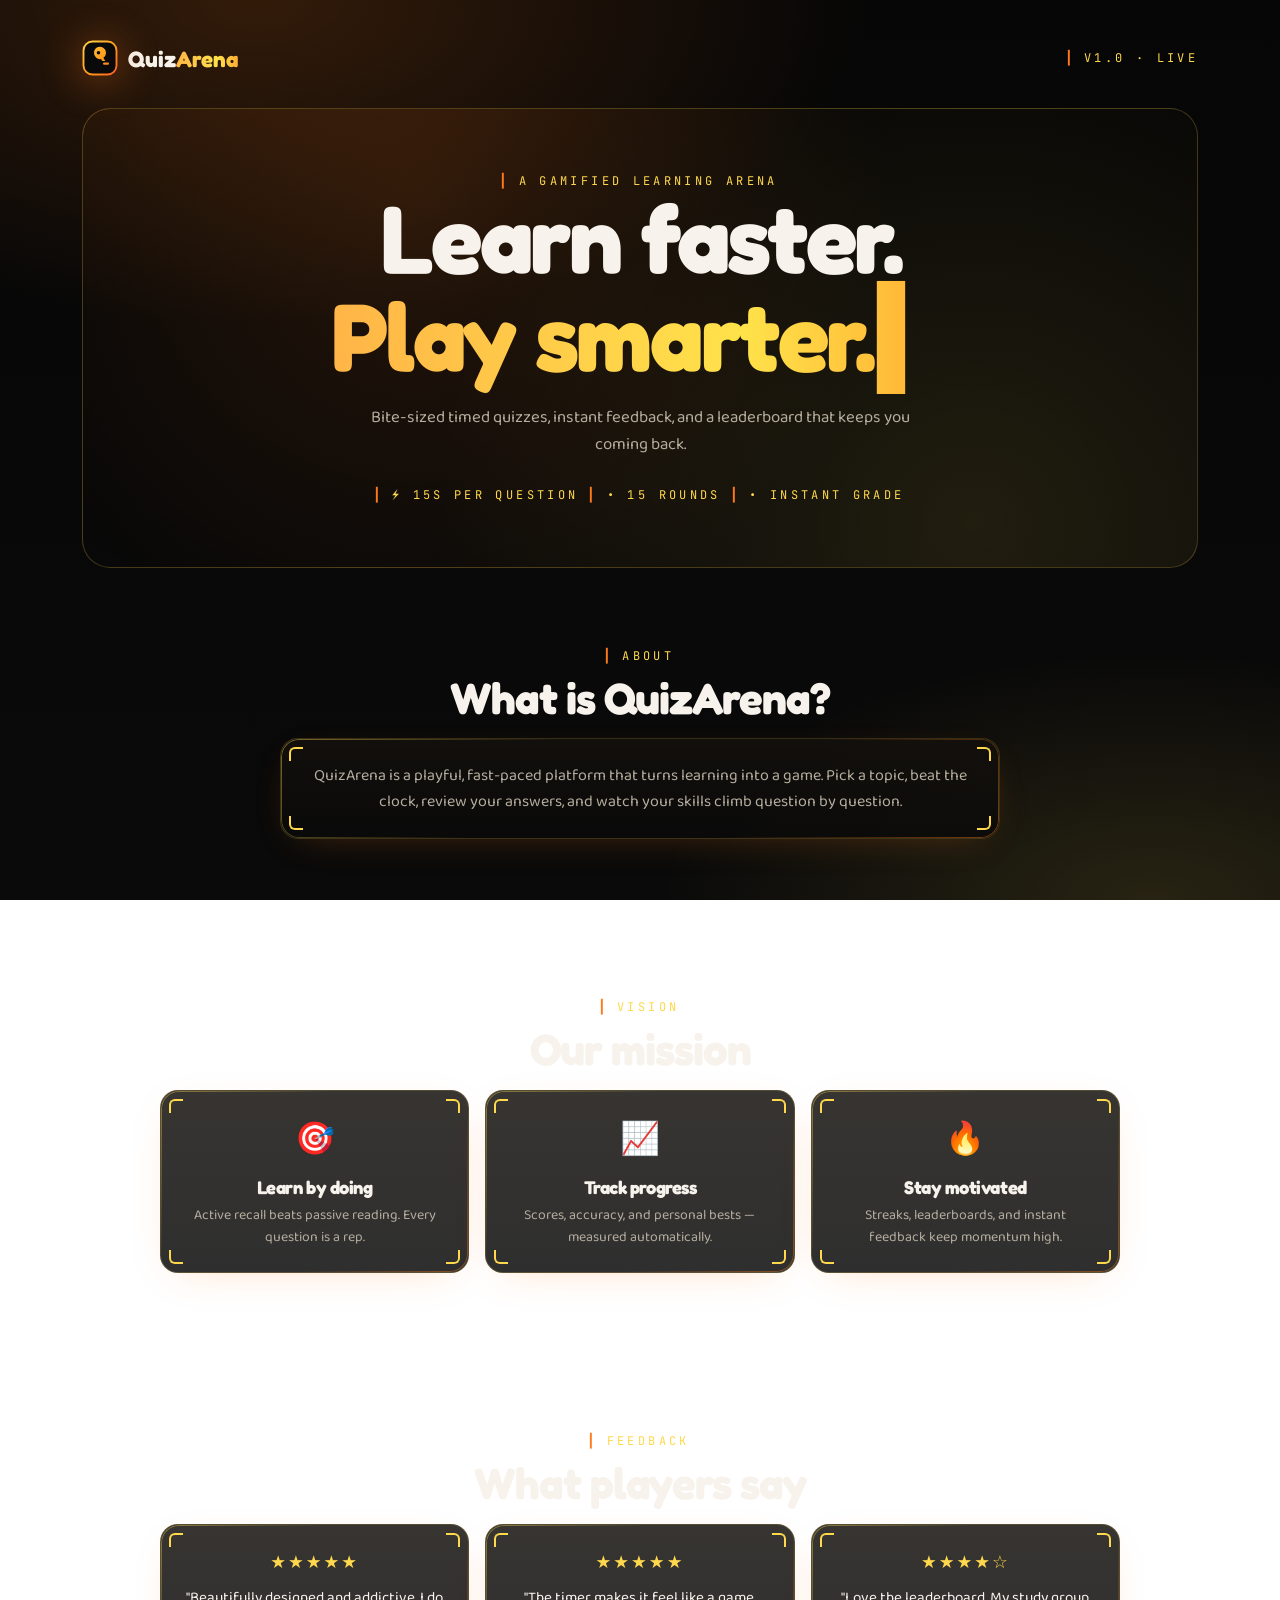
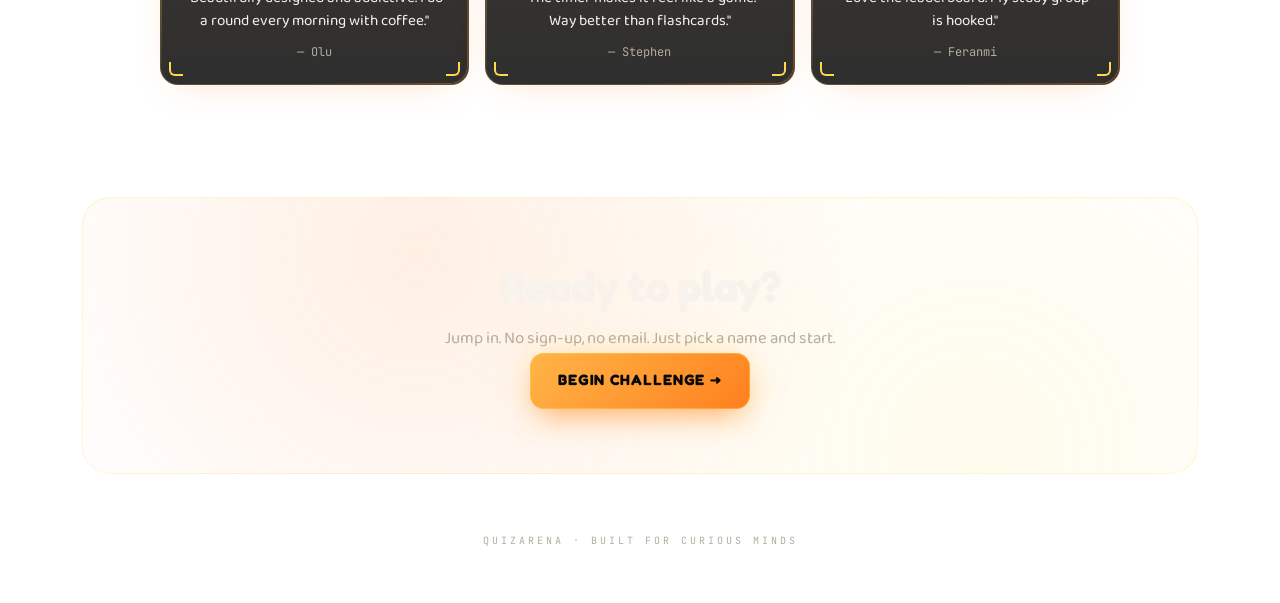
<file: index.html>
<!doctype html>
<html lang="en">
<head>
  <meta charset="utf-8" />
  <meta name="viewport" content="width=device-width, initial-scale=1, viewport-fit=cover" />
  <title>QuizArena — Learn, Compete, Level Up</title>
  <meta name="description" content="A gamified quiz platform. Pick a name, beat the clock, climb the leaderboard." />
  <link rel="preconnect" href="https://fonts.googleapis.com" />
  <link rel="preconnect" href="https://fonts.gstatic.com" crossorigin />
  <link rel="stylesheet" href="https://fonts.googleapis.com/css2?family=Baloo+2:wght@400;500;600;700&family=Fredoka+One&family=JetBrains+Mono:wght@400;500&display=swap" />
  <link rel="stylesheet" href="styles.css" />
  <link rel="icon" href="data:image/svg+xml,%3Csvg xmlns='http://www.w3.org/2000/svg' viewBox='0 0 48 48'%3E%3Crect width='48' height='48' rx='12' fill='%230a0a0a'/%3E%3Cpath d='M16 17a8 8 0 1 1 12.5 6.6L31 28h-4l-1.6-2.6a8 8 0 0 1-9.4-8.4z' fill='%23ff9a1a'/%3E%3C/svg%3E" />
</head>
<body>
  <main class="container">
    <nav class="nav fade-in-up">
      <a class="logo" href="index.html" aria-label="QuizArena home">
        <svg width="36" height="36" viewBox="0 0 48 48" class="logo-mark" aria-hidden="true">
          <defs>
            <linearGradient id="g" x1="0" y1="0" x2="48" y2="48" gradientUnits="userSpaceOnUse">
              <stop offset="0%" stop-color="#ffd84d"/><stop offset="55%" stop-color="#ff9a1a"/><stop offset="100%" stop-color="#ff5722"/>
            </linearGradient>
          </defs>
          <rect x="2" y="2" width="44" height="44" rx="12" fill="#0a0a0a" stroke="url(#g)" stroke-width="2.5"/>
          <path d="M16 17a8 8 0 1 1 12.5 6.6L31 28h-4l-1.6-2.6a8 8 0 0 1-9.4-8.4z" fill="url(#g)"/>
          <circle cx="22" cy="17" r="2.4" fill="#0a0a0a"/>
          <rect x="28" y="30" width="8" height="3" rx="1.5" fill="url(#g)"/>
        </svg>
        <span class="logo-text">Quiz<span class="grad">Arena</span></span>
      </a>
      <span class="kicker hide-sm">v1.0 · LIVE</span>
    </nav>

    <section class="hero-frame fade-in-up">
      <p class="kicker">A gamified learning arena</p>
      <h1 class="h-fluid">Learn faster.<br><span class="grad type-cursor">Play smarter.</span></h1>
      <p class="lead">Bite-sized timed quizzes, instant feedback, and a leaderboard that keeps you coming back.</p>
      <div class="hero-meta fade-in-up delay-200">
        <span class="kicker">⚡ 15s per question</span>
        <span class="kicker hide-sm">• 15 rounds</span>
        <span class="kicker hide-sm">• instant grade</span>
      </div>
    </section>

    <section class="section fade-in-up center">
      <p class="kicker">About</p>
      <h2 class="h-fluid-sm">What is QuizArena?</h2>
      <div class="board-card max-w-prose">
        <span class="corner tl"></span><span class="corner tr"></span><span class="corner bl"></span><span class="corner br"></span>
        <p class="muted">QuizArena is a playful, fast-paced platform that turns learning into a game. Pick a topic, beat the clock, review your answers, and watch your skills climb question by question.</p>
      </div>
    </section>

    <section class="section fade-in-up center">
      <p class="kicker">Vision</p>
      <h2 class="h-fluid-sm">Our mission</h2>
      <div class="grid grid-3">
        <article class="board-card fade-in-up delay-100">
          <span class="corner tl"></span><span class="corner tr"></span><span class="corner bl"></span><span class="corner br"></span>
          <div class="emoji float-slow">🎯</div>
          <h3>Learn by doing</h3><p class="muted small">Active recall beats passive reading. Every question is a rep.</p>
        </article>
        <article class="board-card fade-in-up delay-200">
          <span class="corner tl"></span><span class="corner tr"></span><span class="corner bl"></span><span class="corner br"></span>
          <div class="emoji float-slow">📈</div>
          <h3>Track progress</h3><p class="muted small">Scores, accuracy, and personal bests — measured automatically.</p>
        </article>
        <article class="board-card fade-in-up delay-300">
          <span class="corner tl"></span><span class="corner tr"></span><span class="corner bl"></span><span class="corner br"></span>
          <div class="emoji float-slow">🔥</div>
          <h3>Stay motivated</h3><p class="muted small">Streaks, leaderboards, and instant feedback keep momentum high.</p>
        </article>
      </div>
    </section>


    <section class="section fade-in-up center">
      <p class="kicker">Feedback</p>
      <h2 class="h-fluid-sm">What players say</h2>
      <div class="grid grid-3">
        <article class="board-card"><span class="corner tl"></span><span class="corner tr"></span><span class="corner bl"></span><span class="corner br"></span>
          <div class="stars">★★★★★</div><p class="quote">"Beautifully designed and addictive. I do a round every morning with coffee."</p><p class="byline">— Olu</p></article>
        <article class="board-card"><span class="corner tl"></span><span class="corner tr"></span><span class="corner bl"></span><span class="corner br"></span>
          <div class="stars">★★★★★</div><p class="quote">"The timer makes it feel like a game. Way better than flashcards."</p><p class="byline">— Stephen</p></article>
        <article class="board-card"><span class="corner tl"></span><span class="corner tr"></span><span class="corner bl"></span><span class="corner br"></span>
          <div class="stars">★★★★☆</div><p class="quote">"Love the leaderboard. My study group is hooked."</p><p class="byline">— Feranmi</p></article>
      </div>
    </section>

    <section class="hero-frame center fade-in-up cta">
      <h2 class="h-fluid-sm">Ready to play?</h2>
      <p class="lead">Jump in. No sign-up, no email. Just pick a name and start.</p>
      <a class="btn-primary" href="profile.html">BEGIN CHALLENGE →</a>
    </section>

    <footer class="footer">QuizArena · Built for curious minds</footer>
  </main>
  <script src="app.js"></script>
</body>
</html>
</file>
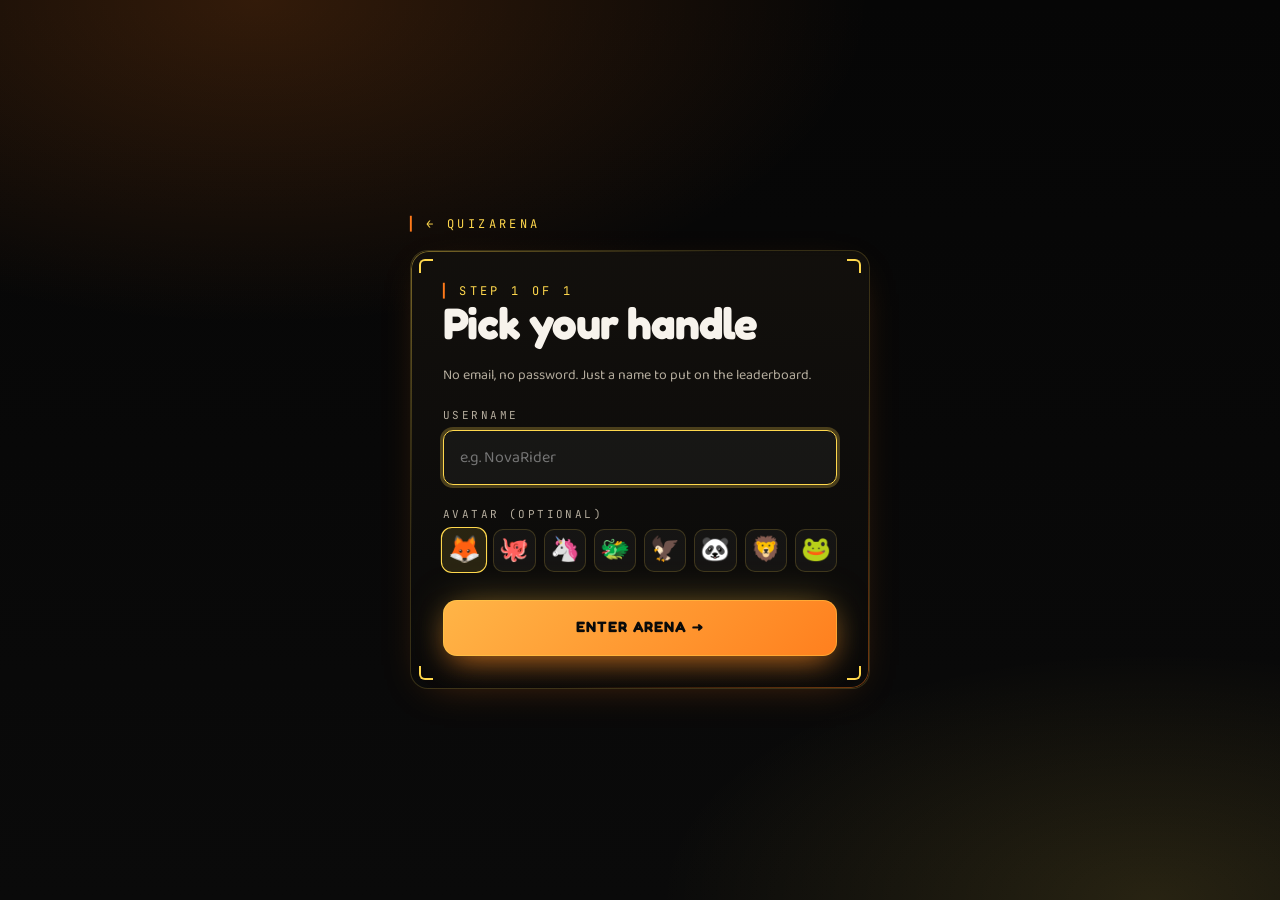
<file: profile.html>
<!doctype html>
<html lang="en">
<head>
  <meta charset="utf-8" />
  <meta name="viewport" content="width=device-width, initial-scale=1, viewport-fit=cover" />
  <title>Create your profile — QuizArena</title>
  <link rel="stylesheet" href="https://fonts.googleapis.com/css2?family=Baloo+2:wght@400;500;600;700&family=Fredoka+One&family=JetBrains+Mono:wght@400;500&display=swap" />
  <link rel="stylesheet" href="styles.css" />
</head>
<body>
  <main class="container center-screen">
    <div class="profile-wrap fade-in-up">
      <a href="index.html" class="kicker back">← QuizArena</a>
      <div class="board-card profile-card">
        <span class="corner tl"></span><span class="corner tr"></span><span class="corner bl"></span><span class="corner br"></span>
        <p class="kicker">Step 1 of 1</p>
        <h1 class="h-fluid-sm">Pick your handle</h1>
        <p class="muted small">No email, no password. Just a name to put on the leaderboard.</p>
        <form id="profileForm">
          <label class="field">
            <span class="field-label">Username</span>
            <input id="username" name="username" maxlength="20" autofocus placeholder="e.g. NovaRider" required />
          </label>
          <div class="field">
            <span class="field-label">Avatar (optional)</span>
            <div class="avatar-grid" id="avatarGrid"></div>
          </div>
          <button class="btn-primary full" type="submit" id="submitBtn">Enter Arena →</button>
        </form>
      </div>
    </div>
  </main>
  <script src="app.js"></script>
  <script>QA.initProfile();</script>
</body>
</html>
</file>
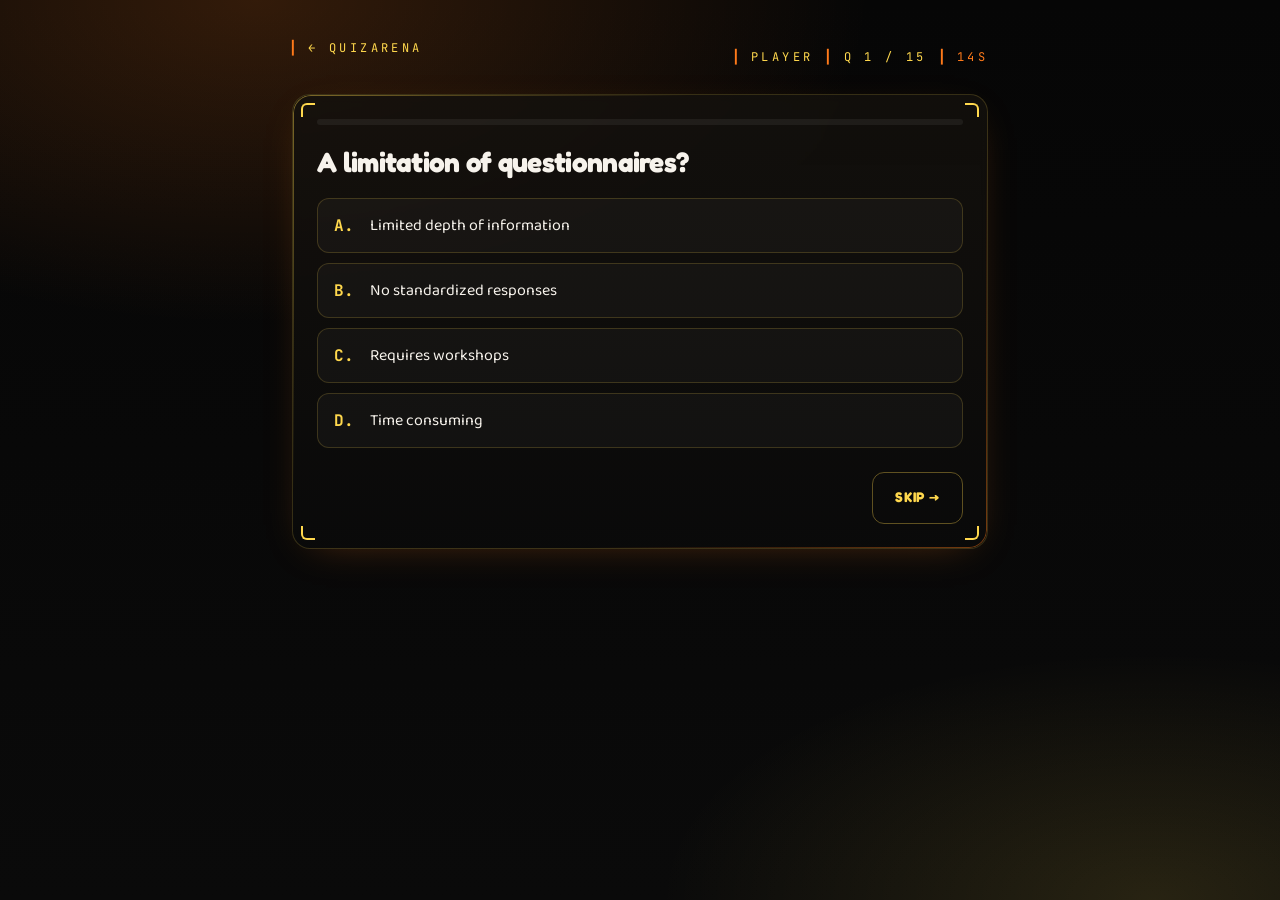
<file: quiz.html>
<!doctype html>
<html lang="en">
<head>
  <meta charset="utf-8" />
  <meta name="viewport" content="width=device-width, initial-scale=1, viewport-fit=cover" />
  <title>QuizArena — Challenge</title>
  <link rel="stylesheet" href="https://fonts.googleapis.com/css2?family=Baloo+2:wght@400;500;600;700&family=Fredoka+One&family=JetBrains+Mono:wght@400;500&display=swap" />
  <link rel="stylesheet" href="styles.css" />
</head>
<body>
  <main class="container quiz-container">
    <header class="quiz-head fade-in-up">
      <a href="index.html" class="kicker back">← QuizArena</a>
      <div class="quiz-meta">
        <span id="qPlayer" class="kicker"></span>
        <span id="qProgress" class="kicker"></span>
        <span id="qTimer" class="kicker timer">20s</span>
      </div>
    </header>

    <section id="quizScreen" class="board-card fade-in-up">
      <span class="corner tl"></span><span class="corner tr"></span><span class="corner bl"></span><span class="corner br"></span>
      <div class="progress"><div id="progressBar" class="progress-fill"></div></div>
      <h2 id="qText" class="h-fluid-sm question"></h2>
      <div id="qOptions" class="options"></div>
      <div class="quiz-actions">
        <button id="skipBtn" class="btn-ghost">Skip →</button>
      </div>
    </section>

    <section id="resultsScreen" class="hidden fade-in-up">
      <div class="board-card center">
        <span class="corner tl"></span><span class="corner tr"></span><span class="corner bl"></span><span class="corner br"></span>
        <svg class="grade-ring" viewBox="0 0 200 200" width="200" height="200" aria-hidden="true">
          <circle cx="100" cy="100" r="80" stroke="rgba(255,255,255,0.08)" stroke-width="14" fill="none"/>
          <circle id="ringFill" cx="100" cy="100" r="80" stroke="url(#rg)" stroke-width="14" fill="none"
                  stroke-linecap="round" stroke-dasharray="502" stroke-dashoffset="502" transform="rotate(-90 100 100)"/>
          <defs><linearGradient id="rg" x1="0" y1="0" x2="200" y2="200">
            <stop offset="0%" stop-color="#ffd84d"/><stop offset="100%" stop-color="#ff5722"/>
          </linearGradient></defs>
          <text id="ringGrade" x="100" y="92" text-anchor="middle" class="ring-grade">A</text>
          <text id="ringPct" x="100" y="125" text-anchor="middle" class="ring-pct">0%</text>
        </svg>
        <h2 id="verdict" class="h-fluid-sm"></h2>
        <p id="finalLine" class="muted"></p>
        <div class="result-hero">
          <div class="profile-summary">
            <span id="resultProfileAvatar" class="profile-avatar">🙂</span>
            <div>
              <div id="resultProfileName" class="profile-name">Player</div>
              <div id="resultProfileDetail" class="profile-detail">Your current quiz profile and analytics summary.</div>
            </div>
          </div>
          <div class="result-analytics">
            <div class="analytics-card">
              <div class="analytics-value" id="profileQuizzes">0</div>
              <div class="analytics-label">Quizzes completed</div>
            </div>
            <div class="analytics-card">
              <div class="analytics-value" id="profileAvg">Avg 0%</div>
              <div class="analytics-label">Average score</div>
            </div>
            <div class="analytics-card">
              <div class="analytics-value" id="profileBest">Best 0%</div>
              <div class="analytics-label">High score</div>
            </div>
          </div>
        </div>
        <div class="grid grid-3 stat-tiles modern-tiles">
          <div class="tile"><div id="tCorrect" class="tile-num green">0</div><div class="tile-label">Correct</div></div>
          <div class="tile"><div id="tWrong" class="tile-num red">0</div><div class="tile-label">Wrong</div></div>
          <div class="tile"><div id="tSkipped" class="tile-num yellow">0</div><div class="tile-label">Skipped</div></div>
        </div>
        <div class="accuracy-bar"><div id="accCorrect"></div><div id="accWrong"></div><div id="accSkip"></div></div>
        <details class="review">
          <summary>Review answers</summary>
          <ol id="reviewList"></ol>
        </details>
        <div class="quiz-actions center">
          <button class="btn-primary" onclick="QA.restart()">Play again</button>
          <a class="btn-ghost" href="index.html">Home</a>
        </div>
      </div>
    </section>
  </main>
  <script src="questions.js"></script>
  <script src="app.js"></script>
  <script>QA.initQuiz();</script>
</body>
</html>
</file>
<file: styles.css>
/* QuizArena — vanilla CSS */
:root {
  --bg: #0a0a0a;
  --bg-2: #14110d;
  --fg: #f7f3ec;
  --muted: #b5ad9e;
  --orange: #ff7a1a;
  --orange-2: #ffb547;
  --yellow: #ffd84d;
  --red: #ff5238;
  --green: #34d399;
  --border: rgba(255, 216, 77, 0.18);
  --card: rgba(20, 17, 13, 0.78);
  --radius: 16px;
  --font-display: "Baloo 2", system-ui, -apple-system, sans-serif;
  --font-headline: "Fredoka One", "Baloo 2", system-ui, sans-serif;
  --font-mono: "JetBrains Mono", ui-monospace, monospace;
}

* { box-sizing: border-box; margin: 0; padding: 0; }
html { scroll-behavior: smooth; }
body {
  font-family: var(--font-display);
  color: var(--fg);
  background:
    radial-gradient(ellipse 80% 60% at 20% 0%, rgba(255, 122, 26, 0.18) 0%, transparent 60%),
    radial-gradient(ellipse 70% 50% at 90% 100%, rgba(255, 216, 77, 0.12) 0%, transparent 55%),
    linear-gradient(180deg, #060606 0%, #0a0a0a 100%);
  background-attachment: fixed;
  min-height: 100vh;
  -webkit-font-smoothing: antialiased;
  overflow-x: hidden;
}
h1, h2, h3 { font-family: var(--font-headline); letter-spacing: -0.025em; font-weight: 800; }
a { color: inherit; text-decoration: none; }
button { font-family: inherit; }
.hidden { display: none !important; }

.container { max-width: 1180px; margin: 0 auto; padding: 24px 20px; }
@media (min-width: 768px) { .container { padding: 40px 32px; } }

/* nav + logo */
.nav { display: flex; align-items: center; justify-content: space-between; margin-bottom: 32px; }
.logo { display: flex; align-items: center; gap: 10px; }
.logo-mark { filter: drop-shadow(0 4px 20px rgba(255, 122, 26, 0.45)); animation: float-y 4s ease-in-out infinite; }
.logo-text { font-family: var(--font-headline); font-weight: 800; font-size: clamp(1.1rem, 3vw, 1.4rem); }
.grad {
  background: linear-gradient(90deg, #ffb547, #ffe24a, #ff7a1a, #ffb547);
  background-size: 200% auto;
  -webkit-background-clip: text; background-clip: text;
  -webkit-text-fill-color: transparent; color: transparent;
  animation: shimmer 5s linear infinite;
}

/* kicker label */
.kicker {
  font-family: var(--font-mono);
  font-size: clamp(10px, 1.6vw, 12px);
  letter-spacing: 0.28em; text-transform: uppercase;
  color: var(--yellow);
}
.kicker::before { content: "▎"; color: var(--orange); margin-right: 6px; }
.back { display: inline-block; margin-bottom: 18px; }
.hide-sm { display: none; }
@media (min-width: 640px) { .hide-sm { display: inline; } }

/* fluid type */
.h-fluid { font-size: clamp(2.5rem, 9vw, 6rem); line-height: 1.02; margin-bottom: 1.25rem; }
.h-fluid-sm { font-size: clamp(1.6rem, 5vw, 2.75rem); line-height: 1.1; margin-bottom: 1rem; }
.lead { font-size: clamp(0.95rem, 2vw, 1.05rem); color: var(--muted); max-width: 560px; margin: 0 auto; line-height: 1.6; }
.muted { color: var(--muted); line-height: 1.6; }
.small { font-size: 0.875rem; }
.center { text-align: center; display: flex; flex-direction: column; align-items: center; }
.center .grid.grid-3 { width: 100%; margin: 0 auto; max-width: 960px; }
.max-w-prose { max-width: 720px; margin: 0 auto; }

/* hero frame with animated conic border */
.hero-frame {
  position: relative;
  border: 1px solid rgba(255, 216, 77, 0.22);
  border-radius: 28px;
  padding: clamp(2rem, 6vw, 4rem) clamp(1.25rem, 5vw, 3rem);
  text-align: center;
  background:
    radial-gradient(circle at 30% 20%, rgba(255, 122, 26, 0.12), transparent 55%),
    radial-gradient(circle at 80% 90%, rgba(255, 216, 77, 0.10), transparent 55%);
  overflow: hidden;
  margin: 0 auto;
}
.hero-frame::after {
  content: ""; position: absolute; inset: -2px; border-radius: inherit;
  background: conic-gradient(from var(--angle, 0deg), transparent 0 65%, #ffd84d 75%, #ff7a1a 85%, transparent 100%);
  -webkit-mask: linear-gradient(#000 0 0) content-box, linear-gradient(#000 0 0);
  -webkit-mask-composite: xor; mask-composite: exclude;
  padding: 1.5px;
  animation: spin-slow 12s linear infinite;
  opacity: 0.55; pointer-events: none;
}
@property --angle { syntax: "<angle>"; initial-value: 0deg; inherits: false; }
.hero-meta { display: flex; flex-wrap: wrap; justify-content: center; gap: 12px; margin-top: 28px; }
.cta { margin-top: 32px; }

/* sections */
.section { padding: 40px 0; }
@media (min-width: 768px) { .section { padding: 60px 0; } }
@media (min-width: 1024px) { .section { padding: 80px 0; } }
.section .kicker { margin-bottom: 10px; display: inline-block; }

/* board (framed) card */
.board-card {
  position: relative;
  border-radius: 18px;
  background: linear-gradient(180deg, rgba(20,17,13,0.85), rgba(10,10,10,0.85));
  border: 1px solid var(--border);
  padding: 1.5rem;
  overflow: hidden;
  transition: transform .35s cubic-bezier(.2,.7,.2,1), border-color .3s, box-shadow .3s;
  box-shadow: 0 10px 40px -20px rgba(255, 122, 26, 0.35);
  backdrop-filter: blur(4px);
}
.board-card::before {
  content: ""; position: absolute; inset: 0; padding: 1px;
  border-radius: inherit;
  background: linear-gradient(135deg, #ffd84d, transparent 35%, transparent 65%, #ff7a1a);
  -webkit-mask: linear-gradient(#000 0 0) content-box, linear-gradient(#000 0 0);
  -webkit-mask-composite: xor; mask-composite: exclude;
  opacity: 0.45; pointer-events: none;
}
.board-card:hover {
  transform: translateY(-6px);
  border-color: rgba(255, 216, 77, 0.5);
  box-shadow: 0 24px 60px -20px rgba(255,122,26,0.55), 0 0 0 1px rgba(255,216,77,0.25);
}
.board-card .corner {
  position: absolute; width: 14px; height: 14px; border-color: var(--yellow); border-style: solid; border-width: 0;
}
.corner.tl { top: 8px; left: 8px; border-top-width: 2px; border-left-width: 2px; border-top-left-radius: 6px; }
.corner.tr { top: 8px; right: 8px; border-top-width: 2px; border-right-width: 2px; border-top-right-radius: 6px; }
.corner.bl { bottom: 8px; left: 8px; border-bottom-width: 2px; border-left-width: 2px; border-bottom-left-radius: 6px; }
.corner.br { bottom: 8px; right: 8px; border-bottom-width: 2px; border-right-width: 2px; border-bottom-right-radius: 6px; }
.board-card h3 { font-size: 1.15rem; margin-bottom: 6px; }
.emoji { font-size: 2rem; margin-bottom: 10px; display: inline-block; }
.stars { color: var(--yellow); font-size: 1.1rem; margin-bottom: 10px; letter-spacing: 2px; }
.quote { font-size: 0.95rem; line-height: 1.55; margin-bottom: 10px; }
.byline { font-family: var(--font-mono); font-size: 0.75rem; color: var(--muted); }

/* grids */
.grid { display: grid; gap: 16px; }
.grid-3 { grid-template-columns: 1fr; }
@media (min-width: 640px) { .grid-3 { grid-template-columns: repeat(2, 1fr); } }
@media (min-width: 960px) { .grid-3 { grid-template-columns: repeat(3, 1fr); } }
.center .grid { width: 100%; display: grid; margin: 0 auto; }

.stat-num { font-family: var(--font-headline); font-size: clamp(2.5rem, 7vw, 3.75rem); font-weight: 800; margin-bottom: 6px; }
.stat-label { font-family: var(--font-mono); font-size: 11px; letter-spacing: 0.25em; text-transform: uppercase; color: var(--muted); }

/* buttons */
.btn-primary {
  display: inline-flex; align-items: center; justify-content: center; gap: 8px;
  padding: 16px 28px; border-radius: 14px;
  font-family: var(--font-headline); font-weight: 800;
  font-size: clamp(13px, 1.8vw, 15px);
  letter-spacing: 0.06em; text-transform: uppercase;
  color: #0a0a0a;
  background: linear-gradient(135deg, #ffb547 0%, #ff7a1a 55%, #ffd84d 100%);
  background-size: 200% 200%;
  box-shadow: 0 0 0 1px rgba(255,216,77,0.4) inset, 0 12px 30px -8px rgba(255,122,26,0.6), 0 0 40px -10px rgba(255,216,77,0.5);
  transition: transform .2s cubic-bezier(.2,.7,.2,1), background-position .6s, filter .2s, box-shadow .2s;
  cursor: pointer; border: none;
}
.btn-primary:hover:not(:disabled) { transform: translateY(-4px); background-position: 100% 0; filter: brightness(1.12); box-shadow: 0 0 0 1px rgba(255,216,77,0.5) inset, 0 18px 40px -8px rgba(255,122,26,0.8), 0 0 60px -5px rgba(255,216,77,0.7); }
.btn-primary:active:not(:disabled) { transform: translateY(-2px) scale(0.98); }
.btn-primary:disabled { opacity: 0.35; cursor: not-allowed; filter: grayscale(0.4); }
.btn-primary.full { width: 100%; }
.btn-ghost {
  display: inline-flex; align-items: center; gap: 8px;
  padding: 14px 22px; border-radius: 12px;
  font-family: var(--font-headline); font-weight: 700; font-size: 14px;
  letter-spacing: 0.06em; text-transform: uppercase;
  background: transparent; color: var(--yellow);
  border: 1px solid rgba(255,216,77,0.35); cursor: pointer;
  transition: background .2s, border-color .2s, transform .2s;
}
.btn-ghost:hover { background: rgba(255,216,77,0.08); border-color: rgba(255,216,77,0.7); transform: translateY(-2px); }

/* profile */
.center-screen { min-height: 100vh; display: flex; align-items: center; justify-content: center; }
.profile-wrap { width: 100%; max-width: 460px; }
.profile-card { padding: 32px; }
.field { display: block; margin-top: 22px; }
.field-label { display: block; font-family: var(--font-mono); font-size: 11px; text-transform: uppercase; letter-spacing: 0.22em; color: var(--muted); margin-bottom: 8px; }
.field input {
  width: 100%; background: rgba(255,255,255,0.04);
  border: 1px solid var(--border); border-radius: 10px;
  padding: 14px 16px; color: var(--fg); font-size: 1rem; font-family: inherit; outline: none;
  transition: border-color .2s, box-shadow .2s;
}
.field input:focus { border-color: var(--yellow); box-shadow: 0 0 0 3px rgba(255,216,77,0.25); }
.avatar-grid { display: grid; grid-template-columns: repeat(8, 1fr); gap: 8px; }
.avatar-grid button {
  aspect-ratio: 1/1; border-radius: 10px; font-size: 1.5rem; background: rgba(255,255,255,0.04);
  border: 1px solid var(--border); cursor: pointer; transition: transform .15s, border-color .15s, background .15s;
  display: grid; place-items: center;
}
.avatar-grid button.active { border-color: var(--yellow); background: rgba(255,216,77,0.12); transform: scale(1.1); }
#submitBtn { margin-top: 28px; }

/* quiz */
.quiz-container { max-width: 760px; }
.quiz-head { display: flex; flex-direction: column; gap: 8px; margin-bottom: 20px; }
@media (min-width: 640px) { .quiz-head { flex-direction: row; align-items: center; justify-content: space-between; } }
.quiz-meta { display: flex; gap: 14px; flex-wrap: wrap; }
.timer { color: var(--orange); }
.timer.warn { animation: pulse-soft 0.7s ease-in-out infinite; color: var(--red); }
.progress { width: 100%; height: 6px; background: rgba(255,255,255,0.06); border-radius: 999px; overflow: hidden; margin-bottom: 22px; }
.progress-fill { height: 100%; width: 0%; background: linear-gradient(90deg, var(--orange), var(--yellow)); transition: width .25s ease; }
.question { font-size: clamp(1.25rem, 3.5vw, 1.75rem); margin: 8px 0 20px; }
.options { display: grid; gap: 10px; margin-bottom: 24px; }
.option {
  display: flex; align-items: center; gap: 12px;
  text-align: left; padding: 14px 16px; border-radius: 12px;
  background: rgba(255,255,255,0.03); border: 1px solid var(--border);
  color: var(--fg); cursor: pointer; font-family: inherit; font-size: 1rem;
  transition: transform .15s, border-color .15s, background .15s;
}
.option:hover { border-color: rgba(255,216,77,0.55); transform: translateX(2px); }
.option .key { font-family: var(--font-mono); font-weight: 700; color: var(--yellow); width: 24px; }
.option.correct { background: rgba(52,211,153,0.12); border-color: var(--green); color: var(--green); }
.option.wrong { background: rgba(255,82,56,0.12); border-color: var(--red); color: var(--red); }
.option:disabled { cursor: default; }
.quiz-actions { display: flex; justify-content: flex-end; gap: 10px; flex-wrap: wrap; }
.quiz-actions.center { justify-content: center; margin-top: 22px; }

/* results */
.grade-ring { display: block; margin: 0 auto 10px; width: min(100%, 220px); height: auto; filter: drop-shadow(0 22px 40px rgba(0,0,0,0.25)); }
.ring-grade { fill: var(--yellow); font-family: var(--font-headline); font-size: 64px; font-weight: 900; }
.ring-pct { fill: rgba(255,255,255,0.74); font-family: var(--font-mono); font-size: 14px; letter-spacing: 0.14em; }
.stat-tiles { margin: 20px 0; }
.tile { background: rgba(255,255,255,0.03); border: 1px solid var(--border); border-radius: 12px; padding: 14px; text-align: center; }
.tile-num { font-family: var(--font-headline); font-size: 2rem; font-weight: 800; }
.tile-num.green { color: var(--green); } .tile-num.red { color: var(--red); } .tile-num.yellow { color: var(--yellow); }
.tile-label { font-family: var(--font-mono); font-size: 11px; text-transform: uppercase; letter-spacing: 0.2em; color: var(--muted); margin-top: 4px; }
.accuracy-bar { display: flex; height: 10px; border-radius: 999px; overflow: hidden; margin-bottom: 18px; background: rgba(255,255,255,0.06); }
#accCorrect { background: var(--green); } #accWrong { background: var(--red); } #accSkip { background: var(--yellow); }
.review { margin-top: 16px; text-align: left; }
.review summary { cursor: pointer; font-family: var(--font-mono); font-size: 12px; letter-spacing: 0.2em; text-transform: uppercase; color: var(--yellow); padding: 10px 0; }
.review ol { padding-left: 22px; }
.review li { padding: 8px 0; font-size: 0.9rem; color: var(--muted); border-bottom: 1px dashed rgba(255,255,255,0.06); }
.review li b { color: var(--fg); }
.result-hero {
  display: grid;
  grid-template-columns: 1fr 1.4fr;
  gap: 18px;
  align-items: stretch;
  margin-bottom: 24px;
}
.profile-summary {
  display: flex;
  align-items: center;
  gap: 16px;
  padding: 20px;
  border-radius: 24px;
  background: rgba(255,255,255,0.06);
  border: 1px solid rgba(255,255,255,0.1);
  box-shadow: inset 0 0 0 1px rgba(255,255,255,0.02);
}
.profile-avatar {
  width: 64px;
  height: 64px;
  display: grid;
  place-items: center;
  border-radius: 20px;
  background: linear-gradient(180deg, rgba(255,255,255,0.18), rgba(255,255,255,0.06));
  font-size: 2rem;
  box-shadow: 0 16px 32px rgba(0,0,0,0.12);
}
.profile-name {
  font-family: var(--font-headline);
  font-size: 1.25rem;
  letter-spacing: -0.02em;
}
.profile-detail {
  color: var(--muted);
  font-size: 0.96rem;
  line-height: 1.45;
  max-width: 320px;
}
.result-analytics {
  display: grid;
  grid-template-columns: repeat(3, minmax(110px, 1fr));
  gap: 14px;
}
.analytics-card {
  display: grid;
  gap: 8px;
  padding: 18px;
  border-radius: 22px;
  background: linear-gradient(180deg, rgba(255,255,255,0.08), rgba(255,255,255,0.03));
  border: 1px solid rgba(255,255,255,0.12);
  box-shadow: 0 18px 30px rgba(0,0,0,0.12);
}
.analytics-value {
  font-family: var(--font-headline);
  font-size: 1.4rem;
  line-height: 1.1;
}
.analytics-label {
  color: var(--muted);
  font-family: var(--font-mono);
  font-size: 0.8rem;
  letter-spacing: 0.22em;
  text-transform: uppercase;
}
.stat-tiles.modern-tiles {
  display: grid;
  grid-template-columns: repeat(3, minmax(120px, 1fr));
  gap: 14px;
  margin: 24px 0 18px;
}
.tile {
  padding: 22px 18px;
  border-radius: 24px;
  background: rgba(255,255,255,0.05);
  border: 1px solid rgba(255,255,255,0.1);
  box-shadow: 0 18px 30px rgba(0,0,0,0.14);
}
.tile-num {
  font-size: 2.25rem;
  letter-spacing: -0.03em;
}
.tile-label {
  margin-top: 8px;
  font-size: 0.85rem;
  letter-spacing: 0.2em;
}
@media (max-width: 860px) {
  .result-hero, .stat-tiles.modern-tiles { grid-template-columns: 1fr; }
}
@media (max-width: 640px) {
  .profile-summary { flex-direction: column; align-items: stretch; }
  .result-analytics { grid-template-columns: 1fr; }
}

.footer { margin-top: 60px; margin-bottom: 16px; text-align: center; font-family: var(--font-mono); font-size: 10px; letter-spacing: 0.3em; text-transform: uppercase; color: var(--muted); transition: color .3s; }
.footer:hover { color: var(--yellow); opacity: 0.8; }

/* animations */
@keyframes shimmer { to { background-position: 200% center; } }
@keyframes pulse-soft { 50% { opacity: 0.5; } }
@keyframes fade-in-up { from { opacity: 0; transform: translateY(18px); } to { opacity: 1; transform: translateY(0); } }
@keyframes float-y { 0%,100% { transform: translateY(0); } 50% { transform: translateY(-8px); } }
@keyframes spin-slow { to { transform: rotate(360deg); } }
@keyframes blink-cursor { 50% { opacity: 0; } }
.fade-in-up { animation: fade-in-up 0.7s cubic-bezier(.2,.7,.2,1) both; }
.delay-100 { animation-delay: 0.10s; } .delay-200 { animation-delay: 0.20s; } .delay-300 { animation-delay: 0.30s; }
.float-slow { animation: float-y 5s ease-in-out infinite; display: inline-block; }
.type-cursor::after { content: "▍"; color: var(--yellow); margin-left: 4px; animation: blink-cursor 1s steps(1) infinite; }
</file>
